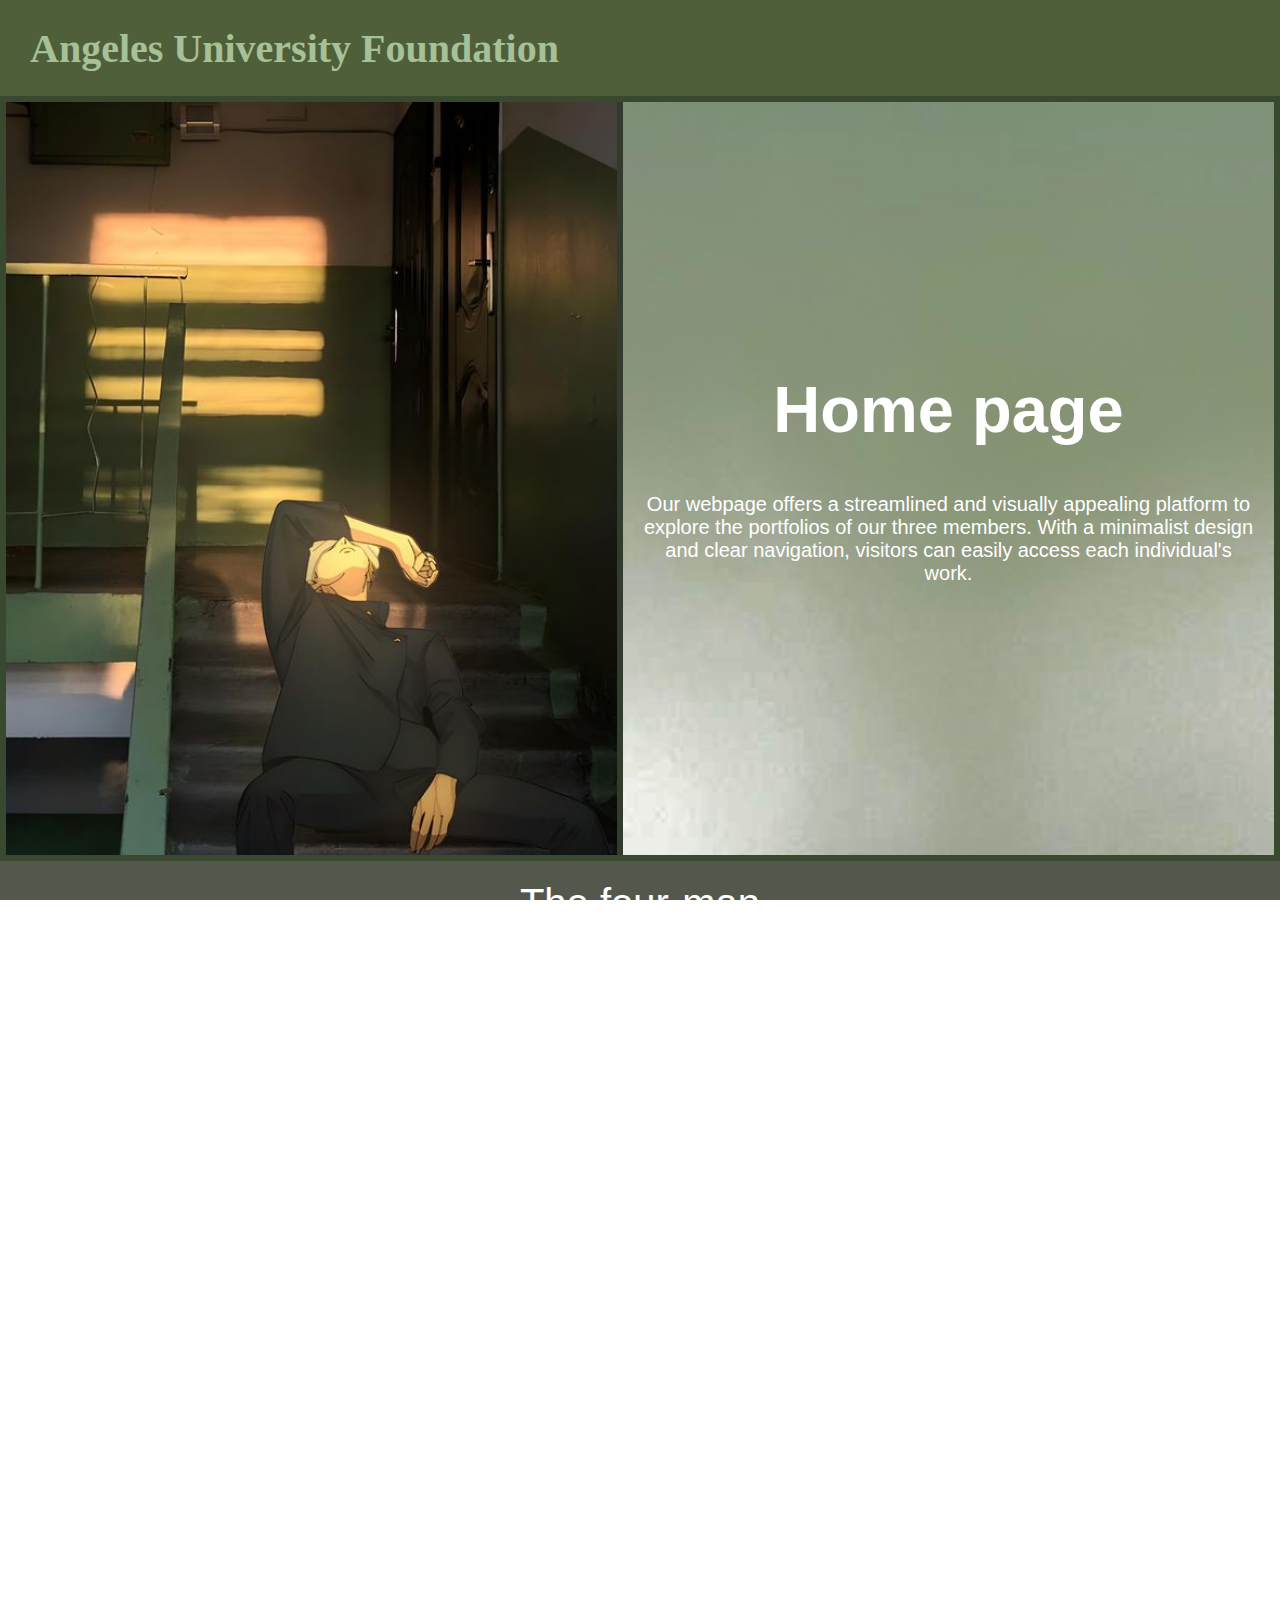
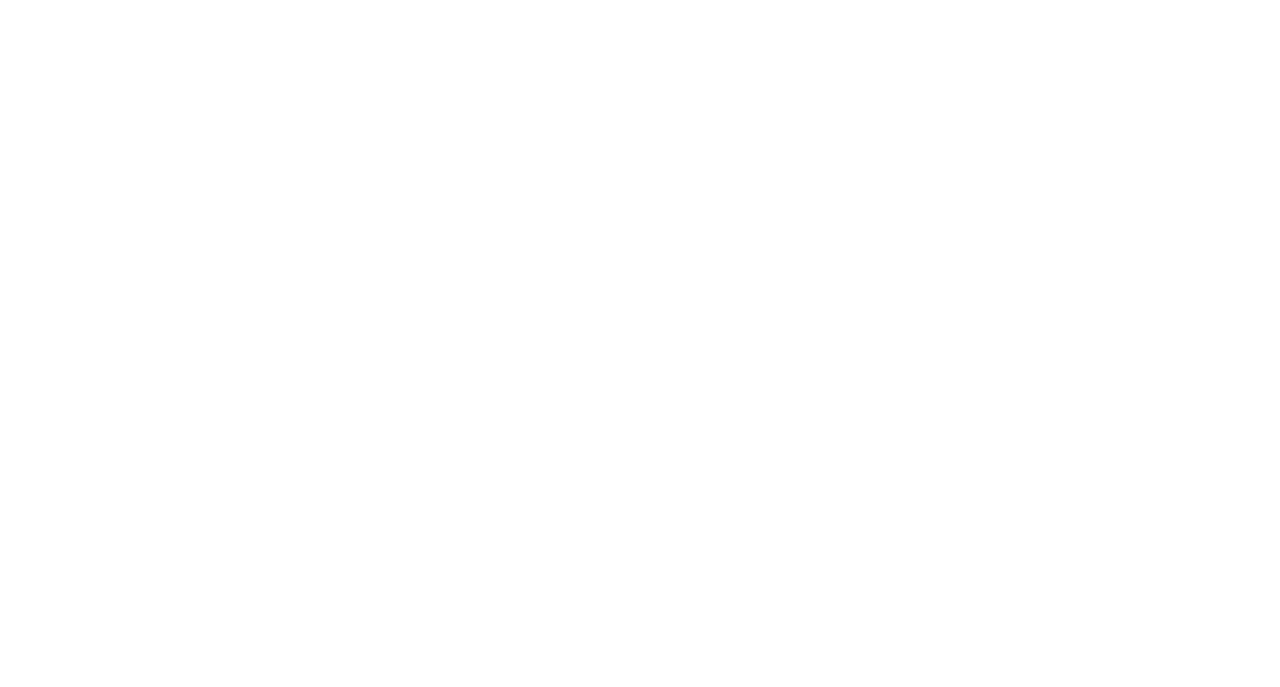
<file: index.html>
<!DOCTYPE html>
<html lang="en">
<head>
    <meta charset="UTF-8">
    <meta name="viewport" content="width=device-width, initial-scale=1.0">
    <title>Homepage</title>
    <link rel="stylesheet" href="MIDTERMS/CSS/stylee.css"> 
    <link rel="preconnect" href="https://fonts.googleapis.com">
<link rel="preconnect" href="https://fonts.gstatic.com" crossorigin>
<link href="https://fonts.googleapis.com/css2?family=Open+Sans:ital,wght@0,300..800;1,300..800&display=swap" rel="stylesheet">
</head>
<style>
    * {
    margin: 0;
    padding: 0;
    box-sizing: border-box; /* Optional but useful to handle padding and borders */
}

html, body {
    width: 100%;
    height: 100%;
    font-style:open-sans;
    margin: 0;
    padding: 0;
    overflow-x: hidden;
    
}
</style>
<body>

    <!-- Custom HR with text -->
<div class="custom-hr-container">
    <div class="custom-hr">
        <p class="homepage">Angeles University Foundation</p>
    </div>
</div>



<div class="full-width-container">
    <!-- Column 1: Image -->
    <div class="column1"></div>

    <!-- Column 2: Background color with text -->
    <div class="column2">
        <h1>Home page</h1> <br> <br>
        <p class="description">Our webpage offers a streamlined and visually appealing 
            platform to explore the portfolios of our three members. With a 
            minimalist design and clear navigation, visitors can easily access 
            each individual's work.</p>
    </div>
</div>



<!--Bodyyyyyyyyyyyyyyyyyyyyyyyyyyyyyyyyyyyyyyy-->

<div class="image-row">
    <pre class="prebody">The four-man</pre> 
    <p> <em>Click through respective profiles to see portfolios</em></p>
    <div class="image-container">
        <!-- Column 1 of video -->
        <div class="image-column">
            <a href="CVJohn.html" target="_blank"><video class="hover-video" poster="/MIDTERMS/Images/johnjade.jpg" muted loop>
                <source src="/MIDTERMS/Videos/Cadiz.mp4" type="video/mp4">
            </video> </a>
            <p style="text-align: center;" class="portfolio">John Jade Cadiz</p>
        </div>
        <!-- Column 2 of video -->
        <div class="image-column">
            <a href="CVgalvin.html" target="_blank"><video class="hover-video" poster="/MIDTERMS/Images/Garou.JPG" muted loop>
                <source src="/MIDTERMS/Videos/Galvin.mp4" type="video/mp4">
            </video></a>
            <p style="text-align: center;" class="portfolio">Galvin Venturina</p>
        </div>
        <!-- Column 3 (romero) of video -->
        <div class="image-column">
            <a href="CVEirish.html" target="_blank"><video class="hover-video" poster="/MIDTERMS/Images/romeropf.jpg" muted loop>
                <source src="/MIDTERMS/Videos/eirishcutey.mp4" type="video/mp4">
            </video></a>
            <p style="text-align: center;" class="portfolio">Eirish Kane Romero</p>
        </div>
        <!-- Column 4 of video -->
        <div class="image-column">
            <a href="CVmav.html" target="_blank"><video class="hover-video" poster="/MIDTERMS/Images/Mavs.JPG" muted loop>
                <source src="/MIDTERMS/Videos/Mavs.mp4" type="video/mp4">
            </video></a>
            <p style="text-align: center;" class="portfolio">Maverick Clemente</p>
        </div>
        
    </div>
</div>
<!-- Add your JavaScript here -->
<script>
    const videos = document.querySelectorAll('.hover-video');

    videos.forEach(video => {
      video.addEventListener('mouseover', () => {
        video.volume = 0.5;  // Set volume to 50%
        video.muted = false; // Unmute video
        video.play(); //play video
      });


  // Pause video, reset to beginning, and show thumbnail (poster) when hover ends
      video.addEventListener('mouseout', () => {
        video.pause();
        video.currentTime = 0;
        video.muted = true;  // Mute video when hover ends
        video.load();   // Reload the poster (thumbnail) image
      });
    });
  </script>



<!-- New full-width div with larger left text column and right image -->
<div class="large-image-row">
    <!-- Text column on the left (larger space) -->
    <div class="text-column">
        <p class="h2">Our Credentials</p> <br>
        <p>Our homepage features a clean and minimalist design with prominent headers 
        that highlight our credentials. Visually appealing buttons, arranged horizontally, 
            provide easy access to each of our individual portfolio websites. These buttons are clearly 
            labeled with our names, ensuring visitors can effortlessly navigate to the portfolio of their choice. 
            The overall aesthetic is modern and inviting, creating a seamless user experience.</p>
    </div>
    
    <!-- Image column on the right (smaller space) -->
    <div class="image-column-right">
        <img src="/MIDTERMS/Images/thorfinn.jpg" alt="Large Right Image">
    </div>
</div>




<div class="final-section">
    <!-- Image columns on the top -->
    <div class="final-image-container">
        <div class="final-image-column">
            <a href="https://l.messenger.com/l.php?u=https%3A%2F%2Fwww.instagram.com%2Fgalvinventurina_%2Fprofilecard%2F%3Figsh%3DY2dxOHl3YnNsNTc%253D&h=AT2y5fyyFiLl3PFPTkIK7dYXnRSRBh9l0nuP52-Jd7QGJdPBpbtlqeleKoB-7H8j2fE14VcbPUBZuYOWXCY0IR9UvbJOAw1D63Sd3WKc0hdzh1O9vRhCbwrIVtmdtC85XL-Occ1ZgqOTOAa7uM8ltQ" target="_blank"><img src="/MIDTERMS/Images/mcdogav.JPG" alt="Instagram Image 1"></a>
        </div>
        <div class="final-image-column">
            <a href="https://www.instagram.com/mav_des8/" target="_blank"><img src="/MIDTERMS/Images/igmav.JPG" alt="Instagram Image 2"></a>
        </div>
        <div class="final-image-column">
            <a href="https://l.messenger.com/l.php?u=https%3A%2F%2Fwww.instagram.com%2Fmightyjuang_%2Fprofilecard%2F%3Figsh%3DMWpzc25heTdmc2kxYg%253D%253D&h=AT2y5fyyFiLl3PFPTkIK7dYXnRSRBh9l0nuP52-Jd7QGJdPBpbtlqeleKoB-7H8j2fE14VcbPUBZuYOWXCY0IR9UvbJOAw1D63Sd3WKc0hdzh1O9vRhCbwrIVtmdtC85XL-Occ1ZgqOTOAa7uM8ltQ" target="_blank"><img src="/MIDTERMS/Images/jadeig.jpg" alt="Instagram Image 3"></a>
        </div>
        <div class="final-image-column">
            <a href="https://www.instagram.com/roshi_akane/profilecard/?igsh=azIxaWMxdDhyMG9h&fbclid=IwZXh0bgNhZW0CMTEAAR2ZxjEuyRBMo4afWtZbaQQvAeQ9voQAWX2J9ZIbpl3GHtn7ak6eDti40p4_aem_Pl7G1ZHO2cnSAZOQw2QJrA" target="_blank"><img src="/MIDTERMS/Images/romeroig.jpg" alt="Instagram Image 4"></a>
        </div>
    </div>

    <!-- Marquee text at the bottom -->
    <div class="final-text">
        <marquee class="instagram">Follow us on Instagram</marquee>
    </div>
</div>

    
    
    
</body>
</html>
</file>
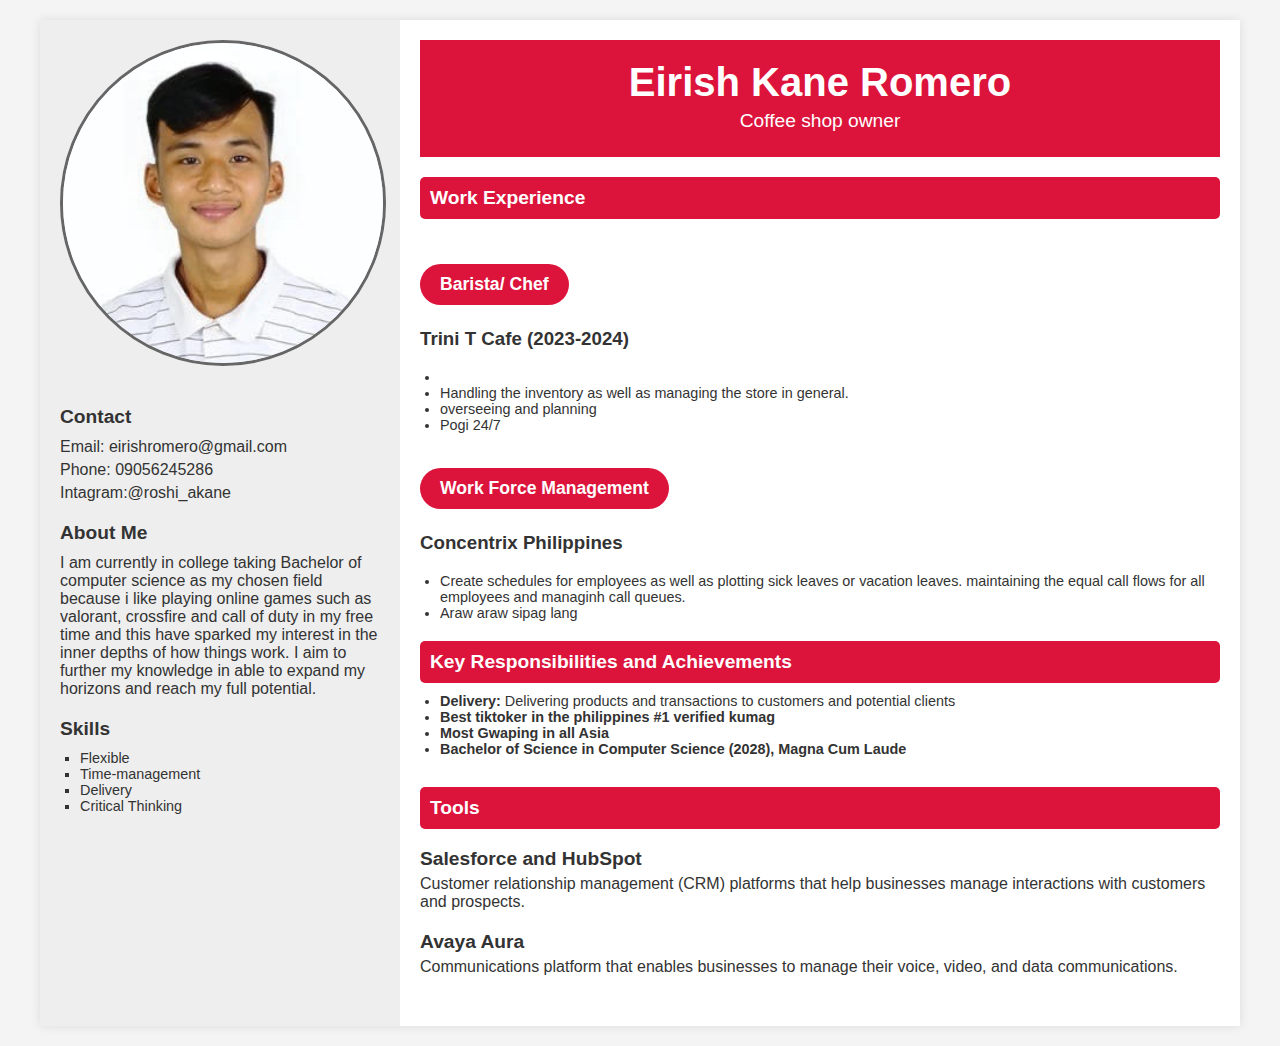
<file: CVEirish.html>
<!DOCTYPE html>
<html lang="en">
<head>
    <meta charset="UTF-8">
    <meta name="viewport" content="width=device-width, initial-scale=1.0">
    <title>Curriculum Vitae</title>
    <link rel="stylesheet" href="MIDTERMS/CSS/CV.css">
</head>
<body>
    <div class="container">
        <!-- Left section with picture, contact, about, and skills -->
        <div class="left-section">
            <div class="photo">
                <img src="Eirish.jpg" alt="Profile Picture">
            </div>
            <div class="contact-container">
                <h2>Contact</h2>
                <p>Email: eirishromero@gmail.com</p>
                <p>Phone: 09056245286 </p>
                <p>Intagram:@roshi_akane </p>
            </div>
            <div class="about-container">
                <h2>About Me</h2>
                <p>I am currently in college taking Bachelor of computer science as my chosen field because i like playing online games such as valorant, crossfire and call of duty in my free time and this have sparked my interest in the inner depths of how things work. I aim to further my knowledge in able to expand my horizons and reach my full potential.</p>
            </div>
            <div class="skills-container">
                <h2>Skills</h2>
                <ul>
                    <li>Flexible</li>
                    <li>Time-management</li>
                    <li>Delivery</li>
                    <li>Critical Thinking</li>
                </ul>
            </div>
        </div>

        <!-- Right section with name, job title, work experience, responsibilities, and tools -->
        <div class="right-section">
            <!-- Header with name and job title on top of the work experience -->
            <header class="main-header">
                <div class="name-container">
                    <h1>Eirish Kane Romero  </h1>
                    <p class="job-title">Coffee shop owner </p>
                </div>
            </header>

            <!-- Work Experience section -->
            <div class="work-experience-container">
                <h2 class="heading">Work Experience</h2>

            </div>
            
            <!-- Oval-shaped headers above Key Responsibilities -->
            <div class="additional-info">
                <div class="info-header">
                    <h2 class="oval-header">Barista/ Chef
                        <h3>Trini T Cafe (2023-2024)</h3>
                    <ul>
                        <li>
                            <li>Handling the inventory as well as managing the store in general.</li>
                            <li>overseeing and planning</li>
                            <li>Pogi 24/7</li>
                        </li>
                    </ul>                </div>
                <div class="info-header">
                    <h2 class="oval-header">Work Force Management</h2>
                    <h3>Concentrix Philippines</h3>
                    <ul>
                        <li>
                        Create schedules for employees as well as plotting sick leaves or vacation leaves.
                        maintaining the equal call flows for all employees and managinh call queues.
                        </li>
                        <li>Araw araw sipag lang</li>
                    </ul>
                </div>
            
            </div>

            <!-- Key Responsibilities and Achievements section -->
            <div class="responsibility-container">
                <h2 class="heading">Key Responsibilities and Achievements</h2>
                <ul>
                    <li><b>Delivery:</b> Delivering products and transactions to customers and potential clients </li>
                    <li><b>Best tiktoker in the philippines #1 verified kumag</b></li>
                    <li><b>Most Gwaping in all Asia </li>
                    <li>Bachelor of Science in Computer Science (2028), Magna Cum Laude</li></b>
                </ul>
            </div>

            <!-- Tools section -->
            <div class="tools-container">
                <h2 class="heading">Tools</h2>
                <div class="tool">
                    <h3>Salesforce and HubSpot</h3>
                    <p>Customer relationship management (CRM) platforms that help businesses manage interactions with customers and prospects.</p>
                </div>
                <div class="tool">
                    <h3>Avaya Aura</h3>
                    <p>Communications platform that enables businesses to manage their voice, video, and data communications.</p>
                </div>
            </div>
        </div>
    </div>
</body>
</html>
</file>
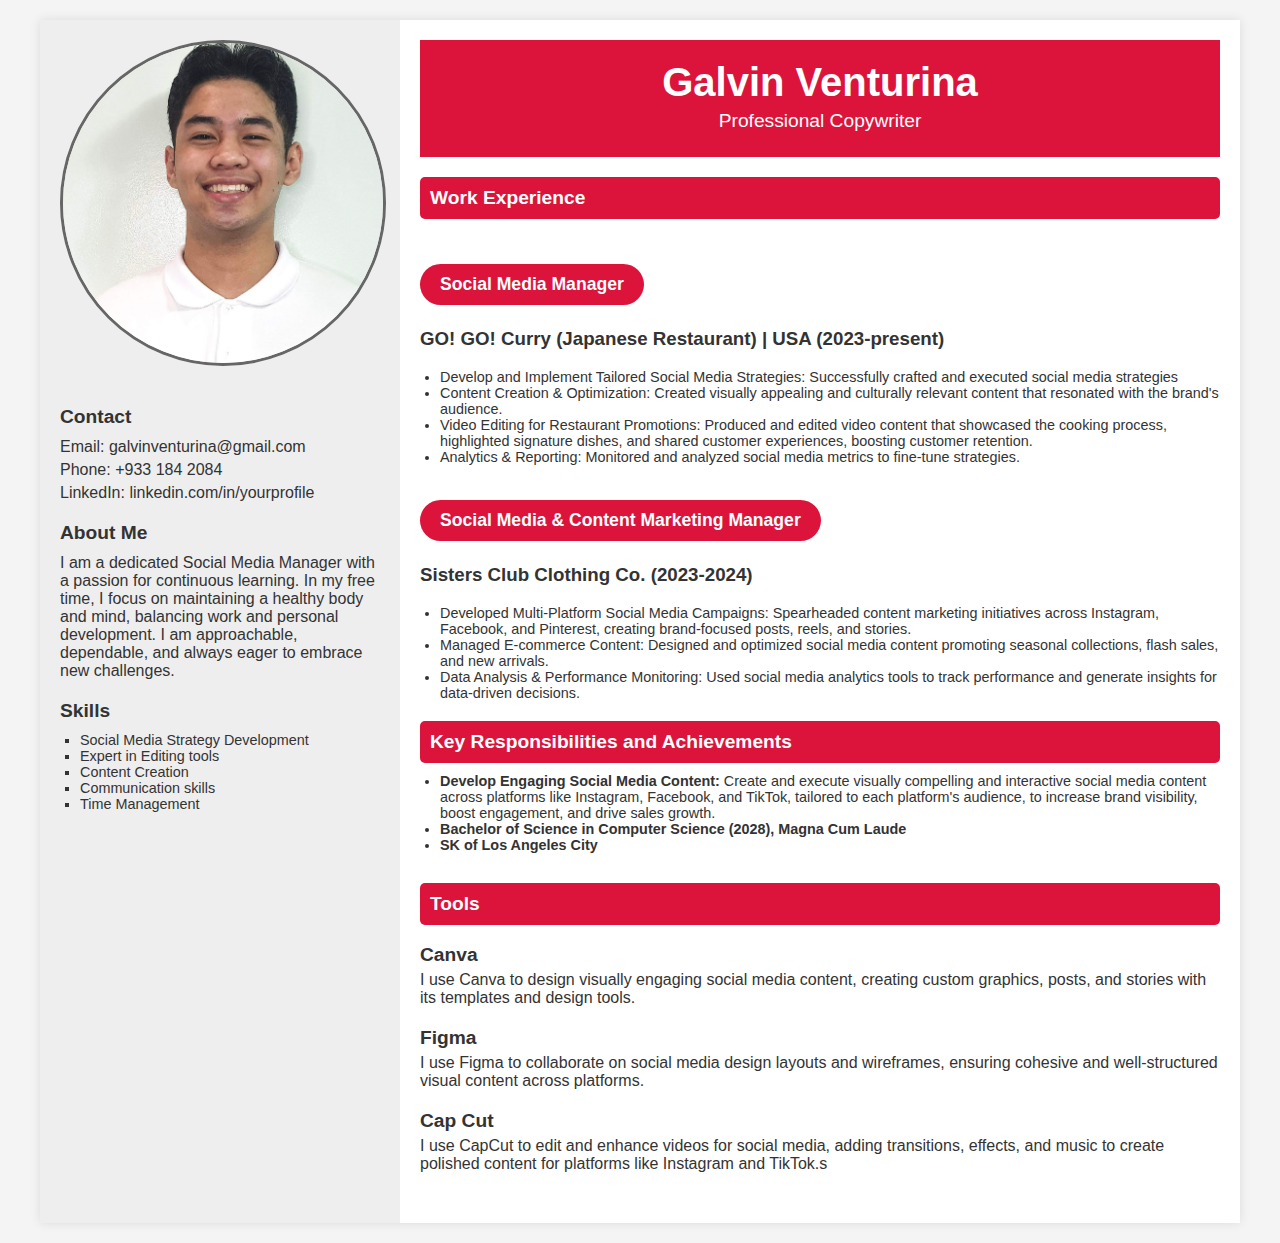
<file: CVgalvin.html>
<!DOCTYPE html>
<html lang="en">
<head>
    <meta charset="UTF-8">
    <meta name="viewport" content="width=device-width, initial-scale=1.0">
    <title>Curriculum Vitae</title>
    <link rel="stylesheet" href="MIDTERMS/CSS/CV.css">
</head>
<body>
    <div class="container">
        <!-- Left section with picture, contact, about, and skills -->
        <div class="left-section">
            <div class="photo">
                <img src="galvin.jpg" alt="Profile Picture">
            </div>
            <div class="contact-container">
                <h2>Contact</h2>
                <p>Email: galvinventurina@gmail.com</p>
                <p>Phone: +933 184 2084</p>
                <p>LinkedIn: linkedin.com/in/yourprofile</p>
            </div>
            <div class="about-container">
                <h2>About Me</h2>
                <p>I am a dedicated Social Media Manager with a passion for continuous learning. In my free time, I focus on maintaining a healthy body and mind, balancing work and personal development. I am approachable, dependable, and always eager to embrace new challenges.</p>
            </div>
            <div class="skills-container">
                <h2>Skills</h2>
                <ul>
                    <li>Social Media Strategy Development</li>
                    <li>Expert in Editing    tools</li>
                    <li>Content Creation</li>
                    <li>Communication skills</li>
                    <li>Time Management</li>
                </ul>
                </ul>
            </div>
        </div>

        <!-- Right section with name, job title, work experience, responsibilities, and tools -->
        <div class="right-section">
            <!-- Header with name and job title on top of the work experience -->
            <header class="main-header">
                <div class="name-container">
                    <h1>Galvin Venturina</h1>
                    <p class="job-title">Professional Copywriter</p>
                </div>
            </header>

            <!-- Work Experience section -->
            <div class="work-experience-container">
                <h2 class="heading">Work Experience</h2>
             
            </div>
            
            <!-- Oval-shaped headers above Key Responsibilities -->
            <div class="additional-info">
                <div class="info-header">
                    <h2 class="oval-header">Social Media Manager</h2>
                    <h3>GO! GO! Curry (Japanese Restaurant) | USA (2023-present)</h3>
                       <ul>
                        <li>Develop and Implement Tailored Social Media Strategies: Successfully crafted and executed social media strategies</li>
                        <li>Content Creation & Optimization: Created visually appealing and culturally relevant content that resonated with the brand's audience.</li>
                        <li>Video Editing for Restaurant Promotions: Produced and edited video content that showcased the cooking process, highlighted signature dishes, and shared customer experiences, boosting customer retention.</li>
                        <li>Analytics & Reporting: Monitored and analyzed social media metrics to fine-tune strategies.</li>
                       </ul>
                </div>  
                <div class="info-header">
                    <h2 class="oval-header">Social Media & Content Marketing Manager</h2>
                    <h3>Sisters Club Clothing  Co. (2023-2024)</h3>
                    <ul>
                        <li>Developed Multi-Platform Social Media Campaigns: Spearheaded content marketing initiatives across Instagram, Facebook, and Pinterest, creating brand-focused posts, reels, and stories.</li>
                        <li>Managed E-commerce Content: Designed and optimized social media content promoting seasonal collections, flash sales, and new arrivals.</li>
                        <li>Data Analysis & Performance Monitoring: Used social media analytics tools to track performance and generate insights for data-driven decisions.</li>
                    </ul>
                </div>
            </div>

            <!-- Key Responsibilities and Achievements section -->
            <div class="responsibility-container">
                <h2 class="heading">Key Responsibilities and Achievements</h2>
                <ul>
                    <li><b>Develop Engaging Social Media Content:</b> Create and execute visually compelling and interactive social media content across platforms like Instagram, Facebook, and TikTok, tailored to each platform's audience, to increase brand visibility, boost engagement, and drive sales growth.</li>
                    <b>
                    <li>Bachelor of Science in Computer Science (2028), Magna Cum Laude</li>
                    <li>SK of Los Angeles City   </li></b>
                </ul>
            </div>

            <!-- Tools section -->
            <div class="tools-container">
                <h2 class="heading">Tools</h2>
                <div class="tool">
                    <h3>Canva</h3>
                    <p>I use Canva to design visually engaging social media content, creating custom graphics, posts, and stories with its templates and design tools.</p>
                </div>
                <div class="tool">
                    <h3>Figma</h3>
                    <p>I use Figma to collaborate on social media design layouts and wireframes, ensuring cohesive and well-structured visual content across platforms.</p>
                </div>
                <div class="tool">
                    <h3>Cap Cut</h3>
                    <p>I use CapCut to edit and enhance videos for social media, adding transitions, effects, and music to create polished content for platforms like Instagram and TikTok.s</p>
                </div>
            </div>
        </div>
    </div>
</body>
</html>
</file>
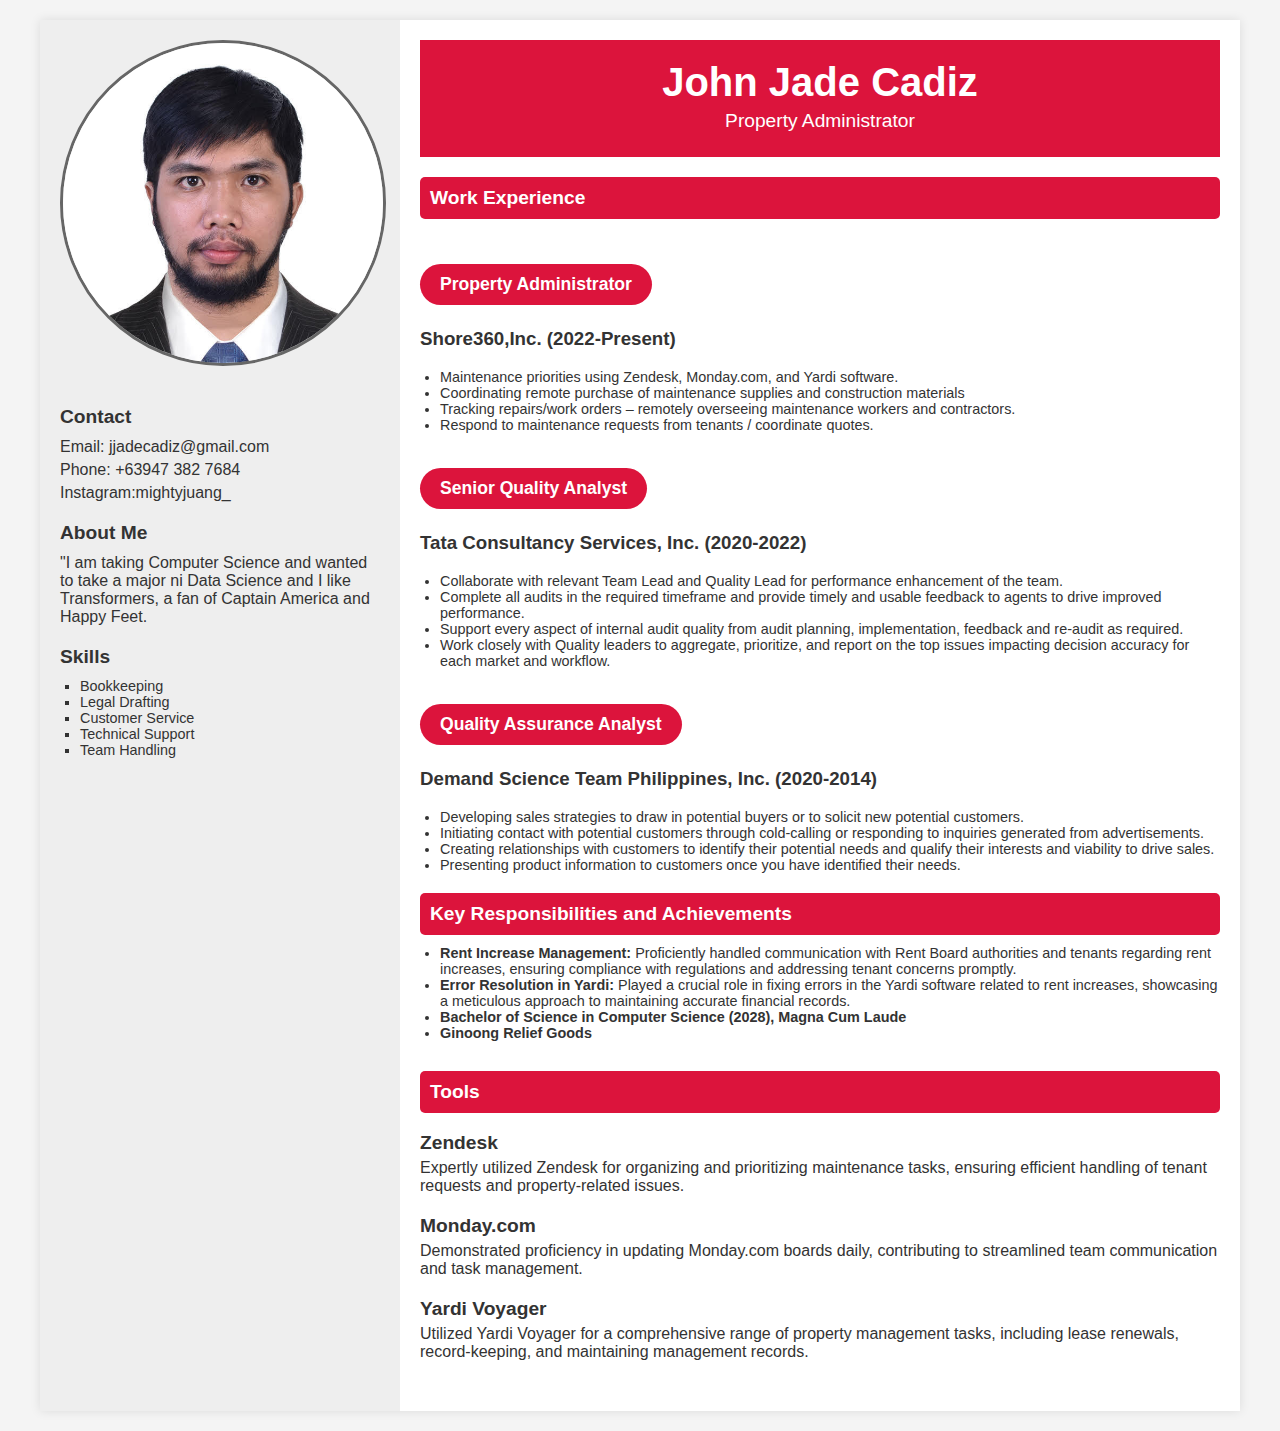
<file: CVJohn.html>
<!DOCTYPE html>
<html lang="en">
<head>
    <meta charset="UTF-8">
    <meta name="viewport" content="width=device-width, initial-scale=1.0">
    <title>Curriculum Vitae</title>
    <link rel="stylesheet" href="MIDTERMS/CSS/CV.css">
</head>
<body>
    <div class="container">
        <!-- Left section with picture, contact, about, and skills -->
        <div class="left-section">
            <div class="photo">
                <img src="john.jpg" alt="Profile Picture">
            </div>
            <div class="contact-container">
                <h2>Contact</h2>
                <p>Email: jjadecadiz@gmail.com</p>
                <p>Phone: +63947 382 7684</p>
                <p>Instagram:mightyjuang_</p>
            </div>
            <div class="about-container">
                <h2>About Me</h2>
                <p>"I am taking Computer Science and wanted to take a major ni Data Science and I like Transformers, a fan of Captain America and Happy Feet.</p>
            </div>
            <div class="skills-container">
                <h2>Skills</h2>
                <ul>
                    <li>Bookkeeping</li>
                    <li>Legal Drafting</li>                                                                                                                                                                                                                                                                                                                                                                                                                                                                                                                                                                                                                                                                                                                                                                                                                                                                                                                                                                                                                                                                                                                                                                                                                                        </li>
                    <li>Customer Service</li>  
                    <li>Technical Support</li>
                    <li>Team Handling</li>

                </ul>
            </div>
        </div>

        <!-- Right section with name, job title, work experience, responsibilities, and tools -->
        <div class="right-section">
            <!-- Header with name and job title on top of the work experience -->
            <header class="main-header">
                <div class="name-container">
                    <h1>John Jade Cadiz</h1>
                    <p class="job-title">Property Administrator</p>
                </div>
            </header>

            <!-- Work Experience section -->
            <div class="work-experience-container">
                <h2 class="heading">Work Experience</h2>
            </div>
            
            <!-- Oval-shaped headers above Key Responsibilities -->
            <div class="additional-info">
                <div class="info-header">
                    <h2 class="oval-header">Property Administrator</h2>
            
                    <h3>Shore360,Inc. (2022-Present)</h3>
                    <ul>
                    <li>Maintenance priorities using Zendesk, Monday.com, and Yardi
                        software.</li>
                        <li>Coordinating remote purchase of maintenance supplies and construction
                            materials</li>
                            <li>Tracking repairs/work orders – remotely overseeing maintenance
                                workers and contractors. </li>
                            <li>Respond to maintenance requests from tenants / coordinate quotes.   </li>
                    </ul>
                </div>
                <div class="info-header">
                    <h2 class="oval-header">Senior Quality Analyst</h2>
                    <h3>Tata Consultancy Services, Inc.  (2020-2022)</h3>
                    <ul>
                        <li>Collaborate with relevant Team Lead and Quality Lead for performance
                            enhancement of the team.</li>
                        <li>Complete all audits in the required timeframe and provide timely and usable
                            feedback to agents to drive improved performance.</li>
                        <li>Support every aspect of internal audit quality from audit planning,
                            implementation, feedback and re-audit as required.</li>
                        <li>Work closely with Quality leaders to aggregate, prioritize, and report on the
                            top issues impacting decision accuracy for each market and workflow.</li>
                    </ul>
                </div>
                <div class="info-header">
                    <h2 class="oval-header">Quality Assurance Analyst</h2>
                    <h3>Demand Science Team Philippines, Inc.  (2020-2014)</h3>
                  <ul>
                  <li>Developing sales strategies to draw in potential buyers or to solicit new
                    potential customers.</li>
                  <li>Initiating contact with potential customers through cold-calling or
                    responding to inquiries generated from advertisements.</li>
                  <li>Creating relationships with customers to identify their potential needs and
                    qualify their interests and viability to drive sales.</li>
                  <li>Presenting product information to customers once you have identified their
                    needs.</li>
                  </ul>
                </div>
            </div>

            <!-- Key Responsibilities and Achievements section -->
            <div class="responsibility-container">
                <h2 class="heading">Key Responsibilities and Achievements</h2>
                <ul>
                    <li><b>Rent Increase Management:</b>
                        Proficiently handled communication
                        with Rent Board authorities and
                        tenants regarding rent increases,
                        ensuring compliance with
                        regulations and addressing tenant
                        concerns promptly.</li>
                    <li><b>Error Resolution in Yardi:</b>
                        Played a
                        crucial role in fixing errors in the
                        Yardi software related to rent
                        increases, showcasing a
                        meticulous approach to maintaining
                        accurate financial records.</li>
                    <li><b>Bachelor of Science in Computer Science (2028), Magna Cum Laude</b></li>
                    <li><b>Ginoong Relief Goods</b></li>
                </ul>
            </div>

            <!-- Tools section -->
            <div class="tools-container">
                <h2 class="heading">Tools</h2>
                <div class="tool">
                    <h3>Zendesk</h3>
                    <p> Expertly utilized Zendesk for organizing and prioritizing maintenance tasks, ensuring
                        efficient handling of tenant requests and property-related issues.</p>
                </div>
                <div class="tool">
                    <h3>Monday.com</h3>
                    <p> Demonstrated proficiency in updating Monday.com boards daily, contributing to
                        streamlined team communication and task management.</p>
                </div>
                <div class="tool">
                    <h3>Yardi Voyager</h3>
                    <p> Utilized Yardi Voyager for a comprehensive range of property management
                        tasks, including lease renewals, record-keeping, and maintaining management records.</p>
                </div>
            </div
        </div>
    </div>
</body>
</html>
</file>
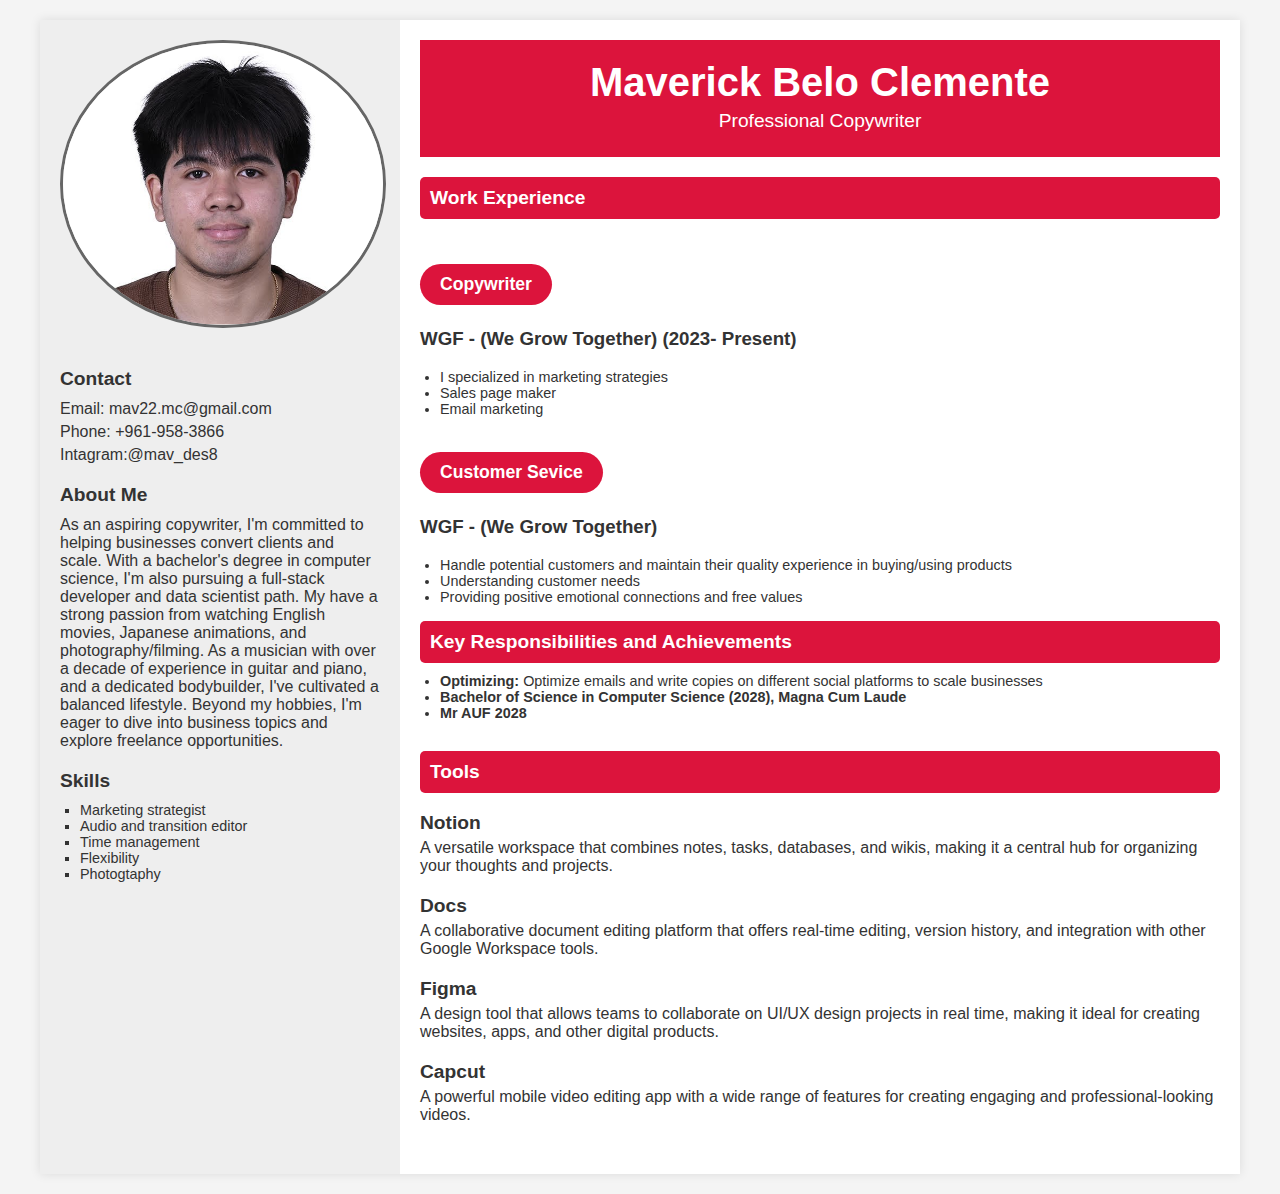
<file: CVmav.html>
<!DOCTYPE html>
<html lang="en">
<head>
    <meta charset="UTF-8">
    <meta name="viewport" content="width=device-width, initial-scale=1.0">
    <title>Curriculum Vitae</title>
    <link rel="stylesheet" href="MIDTERMS/CSS/CV.css">
</head>
<body>
    <div class="container">
        <!-- Left section with picture, contact, about, and skills -->
        <div class="left-section">
            <div class="photo">
                <img src="mav.jpg" alt="Profile Picture">
            </div>
            <div class="contact-container">
                <h2>Contact</h2>
                <p>Email: mav22.mc@gmail.com</p>
                <p>Phone: +961-958-3866</p>
                <p>Intagram:@mav_des8</p>
            </div>
            <div class="about-container">
                <h2>About Me</h2>
                <p>As an aspiring copywriter, I'm committed to helping businesses convert clients and scale. With a bachelor's degree in computer science, I'm also pursuing a full-stack developer and data scientist path. My have a strong passion from watching English movies, Japanese animations, and photography/filming. As a musician with over a decade of experience in guitar and piano, and a dedicated bodybuilder, I've cultivated a balanced lifestyle. Beyond my hobbies, I'm eager to dive into business topics and explore freelance opportunities.</p>
            </div>
            <div class="skills-container">
                <h2>Skills</h2>
                <ul>
                    <li>Marketing strategist</li>
                    <li>Audio and transition editor</li>
                    <li>Time management</li>
                    <li>Flexibility</li>
                    <li>Photogtaphy</li>
                </ul>
            </div>
        </div>

        <!-- Right section with name, job title, work experience, responsibilities, and tools -->
        <div class="right-section">
            <!-- Header with name and job title on top of the work experience -->
            <header class="main-header">
                <div class="name-container">
                    <h1>Maverick Belo Clemente</h1>
                    <p class="job-title">Professional Copywriter</p>
                </div>
            </header>

            <!-- Work Experience section -->
            <div class="work-experience-container">
                <h2 class="heading">Work Experience</h2>
                
            </div>
            
            <!-- Oval-shaped headers above Key Responsibilities -->
            <div class="additional-info">
                <div class="info-header">
                    <h2 class="oval-header">Copywriter</h2>
                    <h3>WGF - (We Grow Together)  (2023- Present)</h3>
                    <ul>
                        <li> I specialized in marketing strategies </li>
                        <li>Sales page maker</li>
                        <li>Email marketing</li>
                    
                    </ul>
                </div>
                <div class="info-header">
                    <h2 class="oval-header">Customer Sevice</h2>
                  
                    <h3>WGF - (We Grow Together)</h3>
                  <ul>
                    <li>Handle potential customers and maintain their quality experience in buying/using products</li>
                    <li>Understanding customer needs</li>
                    <li>Providing positive emotional connections and free values</li>
                </ul>
            <!-- Key Responsibilities and Achievements section -->
            <div class="responsibility-container">
                <h2 class="heading">Key Responsibilities and Achievements</h2>
                <ul>

                    <li><b>Optimizing: </b>Optimize emails and write copies on different social platforms to scale businesses
                    </li>
                    <b>
                    <li>Bachelor of Science in Computer Science (2028), Magna Cum Laude </li>
                    <li>Mr AUF 2028</li></b>
                </ul>
            </div>

            <!-- Tools section -->
            <div class="tools-container">
                <h2 class="heading">Tools</h2>
                <div class="tool">
                    <h3>Notion</h3>
                    <p>A versatile workspace that combines notes, tasks, databases, and wikis, making it a central hub for organizing your thoughts and projects.</p>
                </div>
                <div class="tool">
                    <h3>Docs</h3>
                    <p>A collaborative document editing platform that offers real-time editing, version history, and integration with other Google Workspace tools.</p>
                </div>
                <div class="tool">
                    <h3> Figma</h3>
                    <p>A design tool that allows teams to collaborate on UI/UX design projects in real time, making it ideal for creating websites, apps, and other digital products.</p>
                </div>
                <div class="tool">
                    <h3> Capcut</h3>
                    <p>A powerful mobile video editing app with a wide range of features for creating engaging and professional-looking videos.</p>
                </div>
            </div>
        </div>
    </div>
</body>
</html>
</file>
<file: MIDTERMS/CSS/stylee.css>
.custom-hr {
  display: flex;
  align-items: center;
  text-align: center;
  margin: 20px 0;
  color: rgb(166, 192, 152);
  margin-right:150px;
  margin-left:none;
}
.homepage{
  font-size:40px;
  font-weight:bolder;
}

.custom-hr::before, .custom-hr::after {
  content: "";
  flex: 1;
  border-bottom: 1px solid #4f5f3a; /* Line style */
  margin: 0 10px; /* Space between the text and the line */
}

.custom-hr span {
  font-size: 40px; /* Customize text size */
  font-weight: bold;
  color: white;
  
  
}

.custom-hr-container {
  height: 96px; /* 1 inch = 96px */
  display: flex;
  align-items: center;
  background-color:#4f5f3a;
  padding: 10px; /* Optional: Add some padding inside the border */
}
  



.full-width-container {
  display: flex;
  height: 85vh; /* Takes the full height of the viewport */
  border: 6px solid rgb(56, 73, 47); /* Add border around the column */
}

/* Column 1 - Image */
.column1 {
  flex: 1; /* Takes 50% of the width */
  background-image: url(/MIDTERMS/Images/stairs.jpg); /* Replace with your image URL */
  background-size: cover; /* Make sure the image covers the entire column */
  background-position: center; /* Center the image */
  width: 100%; /* Make sure the image fits within its column */
  height: auto;
  transform: translateY(-0px); /* Moves the image up by 10px */
  transition: transform 0.3s ease; /* Optional: Adds a smooth transition effect */
  border-right: 6px solid rgb(51, 59, 47); /* Add border around the column */
}

/* Column 2 - Background color with text */
.column2 {
  flex: 1; /* Takes 50% of the width */
  background-image: url(/MIDTERMS/Images/IMG_1140.JPG);
  color: white;
  background-size: cover; /* Make sure the image covers the entire column */
  display: flex;
  flex-direction: column;
  justify-content: center; /* Center vertically */
  align-items: center; /* Center horizontally */
  padding: 20px;
}

/* Header in column 2 */
.column2 h1 {
  font-size: 65px;
  margin: 0;
  font-family: sans-serif;
}

/* Paragraph in column 2 */
.column2 p {
  font-size: 20px;
  margin-top: 10px;
  text-align: center; /* Center-align the text */
  font-family: sans-serif;
}






/* Full-width div with 3 columns */
.image-row {
  background-color: #53574c;
  height: auto;
  padding: 20px;
  text-align: center;
  border-bottom: 8px solid rgb(69, 80, 65); /* Add border around the column */

}

.prebody {
  font-size: 40px;
  font-family: sans-serif;
  color: white;
}
.image-row p {
  color: white;
  font-size: larger;
}

.portfolio {
  font-size: 25px;
  font-weight:200;
  font-family: sans-serif;
  margin-top:10px;
  color: white;
}

.image-container {
  display: flex;
  justify-content: space-between; /* Ensures equal spacing between videos */
  place-items: center;
  overflow: hidden; /* Hide any overflowing parts */
  width:100%;
}

.image-column {
  flex: 1;
  padding: 10px;
}

.image-column video {
  max-width: 100%;
  height: 400px;
  border-radius: 10%;
  object-fit: cover; /* Ensures the video fits inside without cropping */
  transition: transform 0.3s ease;
}

/* When hovering over the video, it plays */
.image-column video:hover {
  transform: scale(1.05); /* Optional: slightly enlarge the video when hovered */
  /* Play the video on hover */
}

.hover-video {
  pointer-events: none; /* Disables user interaction with video controls */
}

/* Play the video when hovered */
.image-column:hover video {
  pointer-events: auto; /* Re-enable interaction so video can play */
  play();
}






/* New styles for full-width div with large image on the right */
.large-image-row {
  display: flex;
  padding: 40px; /* Adjust padding as needed */
  background-image: url(/MIDTERMS/Images/credentials.JPG);
  background-size: cover;
  border-top: 8px solid rgb(69, 80, 65); /* Add border around the column */

}
.h2{
  font-size:65px;
  font-family: sans-serif;
}
.text-column {
  flex: 3; /* Left side takes up more space */
  padding-right: 20px;
  justify-content: center;
  flex-direction: column; /* Aligns text vertically */
  font-family: sans-serif;
  font-size: 18px; /* Adjust size as needed */
  text-align: justify; /* Justify the text for proper alignment */
  line-height: 1.6; /* Add line-height for better readability */
  color: white;
  font-size: 23px;
}
.image-column-right {
  flex: 2; /* Right side takes less space */
  margin-left: 70px;
}
.image-column-right img {
  max-width: 100%; /* Ensures the image scales correctly */
  height: 400px;
  margin-left: 100px;
  width: 435px;
  border-radius: 35px;

}




/* Final section with heading and three columns of images */
.final-section {
  display: flex;
  flex-direction: column;
  padding: 40px;
  background-color: #755531; /* Background color for final section */
  border-top: 8px solid rgb(92, 73, 34); /* Add border around the column */
}

.final-image-container {
  display: flex;
  justify-content: space-evenly; /* Even space between the images */
  align-items: center; /* Vertically center the images */
  margin-bottom: 20px; /* Space between the images and the marquee */
}

.final-image-column {
  flex: 1; /* Each image column takes equal space */
  display: flex;
  justify-content: center; /* Center the image within each column */
  padding: 5px; /* Padding between image columns */
}

.final-image-column img {
  max-width: 100%;
  height: 200px;
  border-radius: 25px;
}

/* Marquee at the bottom */
.final-text {
  text-align: center; /* Center the marquee text */
  font-size: 30px; /* Larger font size for the heading */
  font-weight: bold; /* Bold text */
  font-family: sans-serif;
  color: rgb(219, 194, 153);
  margin-top: auto; /* Push the text to the bottom */
}

.marquee {
  margin-top: 20px; /* Optional spacing if needed */
  display: block;
}
</file>
<file: MIDTERMS/CSS/CV.css>
/* General styling */
body {
    font-family: 'Helvetica Neue', Arial, sans-serif;
    background-color: #f4f4f4;
    color: #333;
    margin: 0;
    padding: 0;
}

.container {
    display: flex;
    max-width: 1200px;
    margin: 20px auto;
    background-color: white;
    box-shadow: 0 0 10px rgba(0, 0, 0, 0.1);
}

/* Header styling for name and job title */
.main-header {
    text-align: center;
    padding: 20px;
    background-color: crimson;
    color: white;
    margin-bottom: 20px;
}

.name-container h1 {
    margin: 0;
    font-size: 2.5rem;
}

.job-title {
    font-size: 1.2rem;
    margin: 5px 0;
}

/* Left section styling */
.left-section {
    width: 30%;
    background-color: #eee;
    padding: 20px;
    box-sizing: border-box;
}

.photo img {
    width: 100%;
    height: auto;
    object-fit: cover;
    border-radius: 50%;
    border: 3px solid #666;
    margin-bottom: 20px;
}

.contact-container, .about-container, .skills-container {
    margin-bottom: 20px;
}

h2 {
    font-size: 1.2rem;
    margin-bottom: 10px;
}

p, ul {
    font-size: 0.9rem;
    margin: 5px 0;
}

.skills-container ul {
    list-style-type: square;
    padding-left: 20px;
}

/* Right section styling */
.right-section {
    width: 70%;
    padding: 20px;
    box-sizing: border-box;
}

.heading {
    background-color: crimson;
    color: white;
    padding: 10px;
    border-radius: 5px;
    font-size: 1.2rem;
    margin-bottom: 10px;
}

.work-experience-container, .responsibility-container, .tools-container {
    margin-bottom: 30px;
}

ul {
    list-style-type: disc;
    padding-left: 20px;
}

p {
    font-size: 1rem;
}

/* Oval-shaped smaller headers with descriptions */
.additional-info {
    margin-top: 20px;
}

.info-header {
    margin-bottom: 20px;
}

.oval-header {
    display: inline-block;
    background-color: crimson;
    color: white;
    padding: 10px 20px;
    border-radius: 50px; /* Oval shape */
    font-size: 1.1rem;
    margin-bottom: 5px;
}

/* Tools section styling */
.tool {
    margin-bottom: 20px;
}

.tool h3 {
    font-size: 1.2rem;
    margin-bottom: 5px;
}

.tool p {
    font-size: 1rem;
    margin-bottom: 10px;
}
</file>
